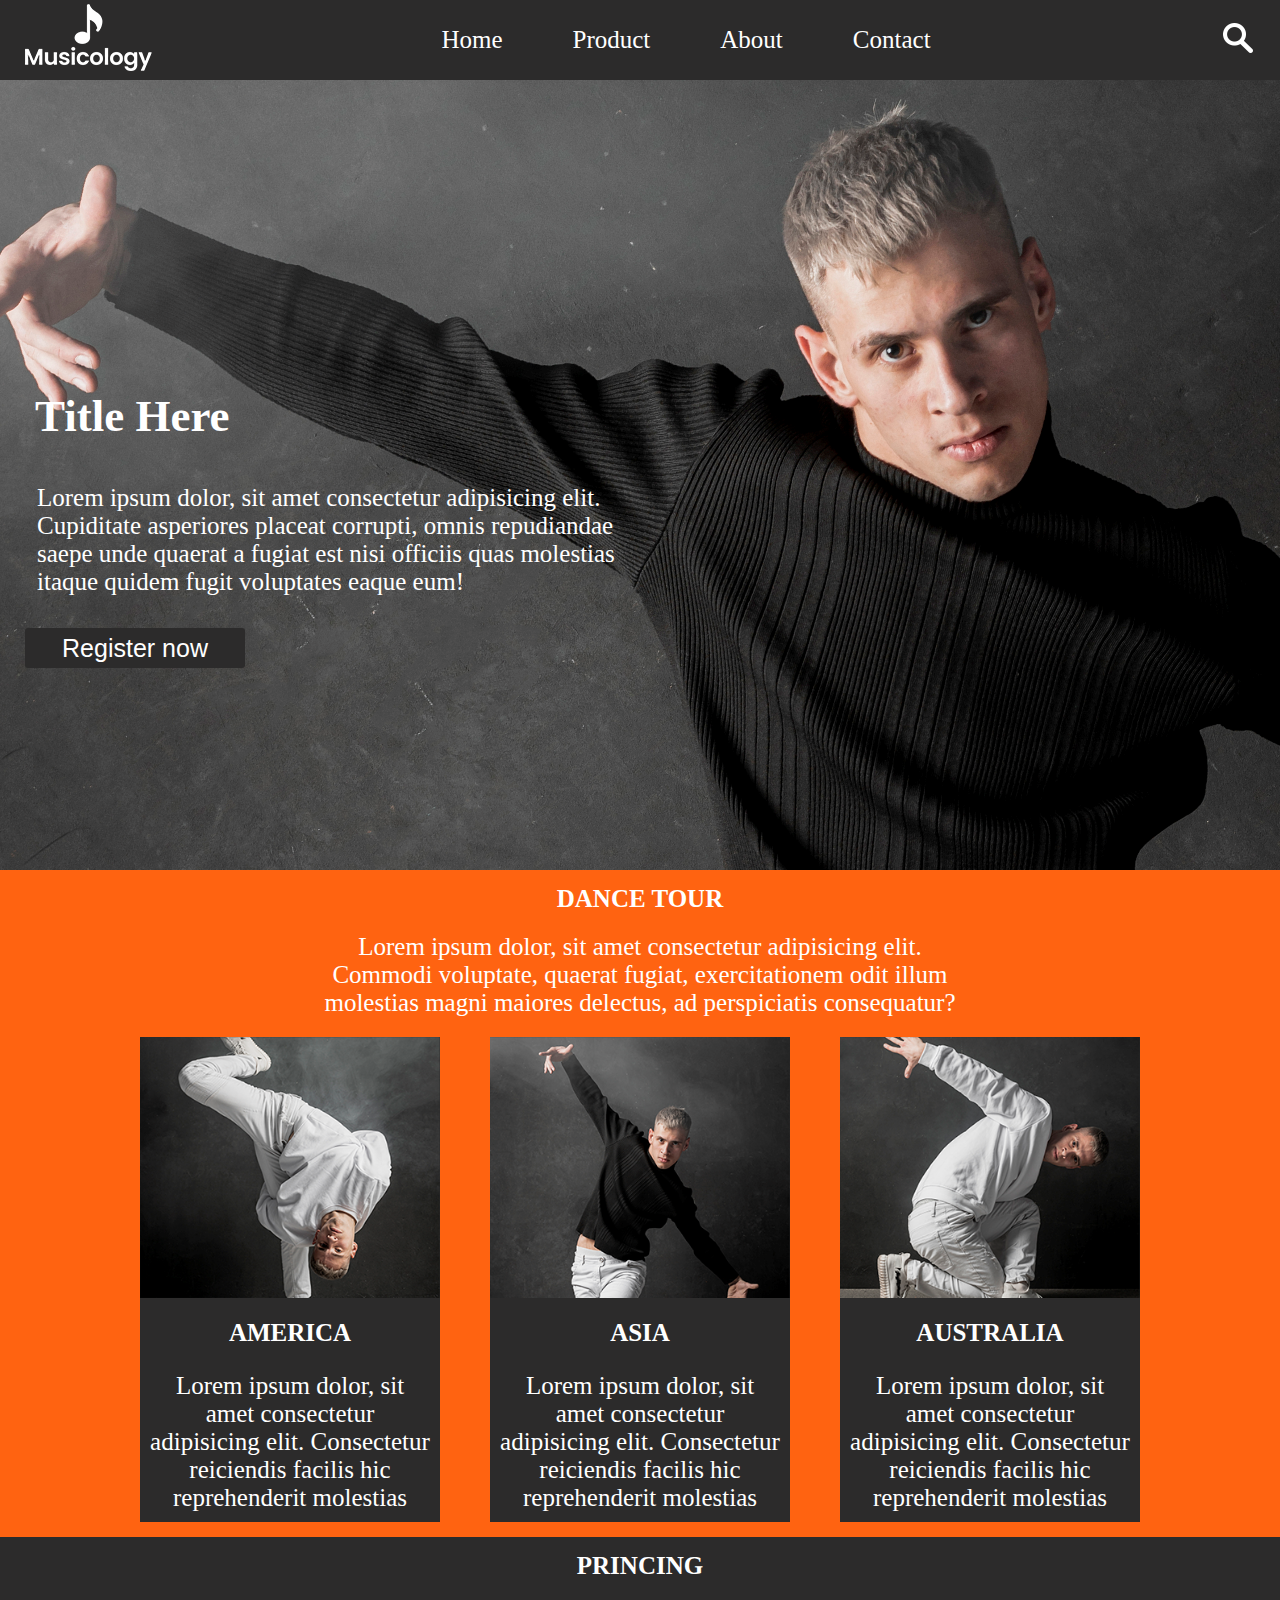
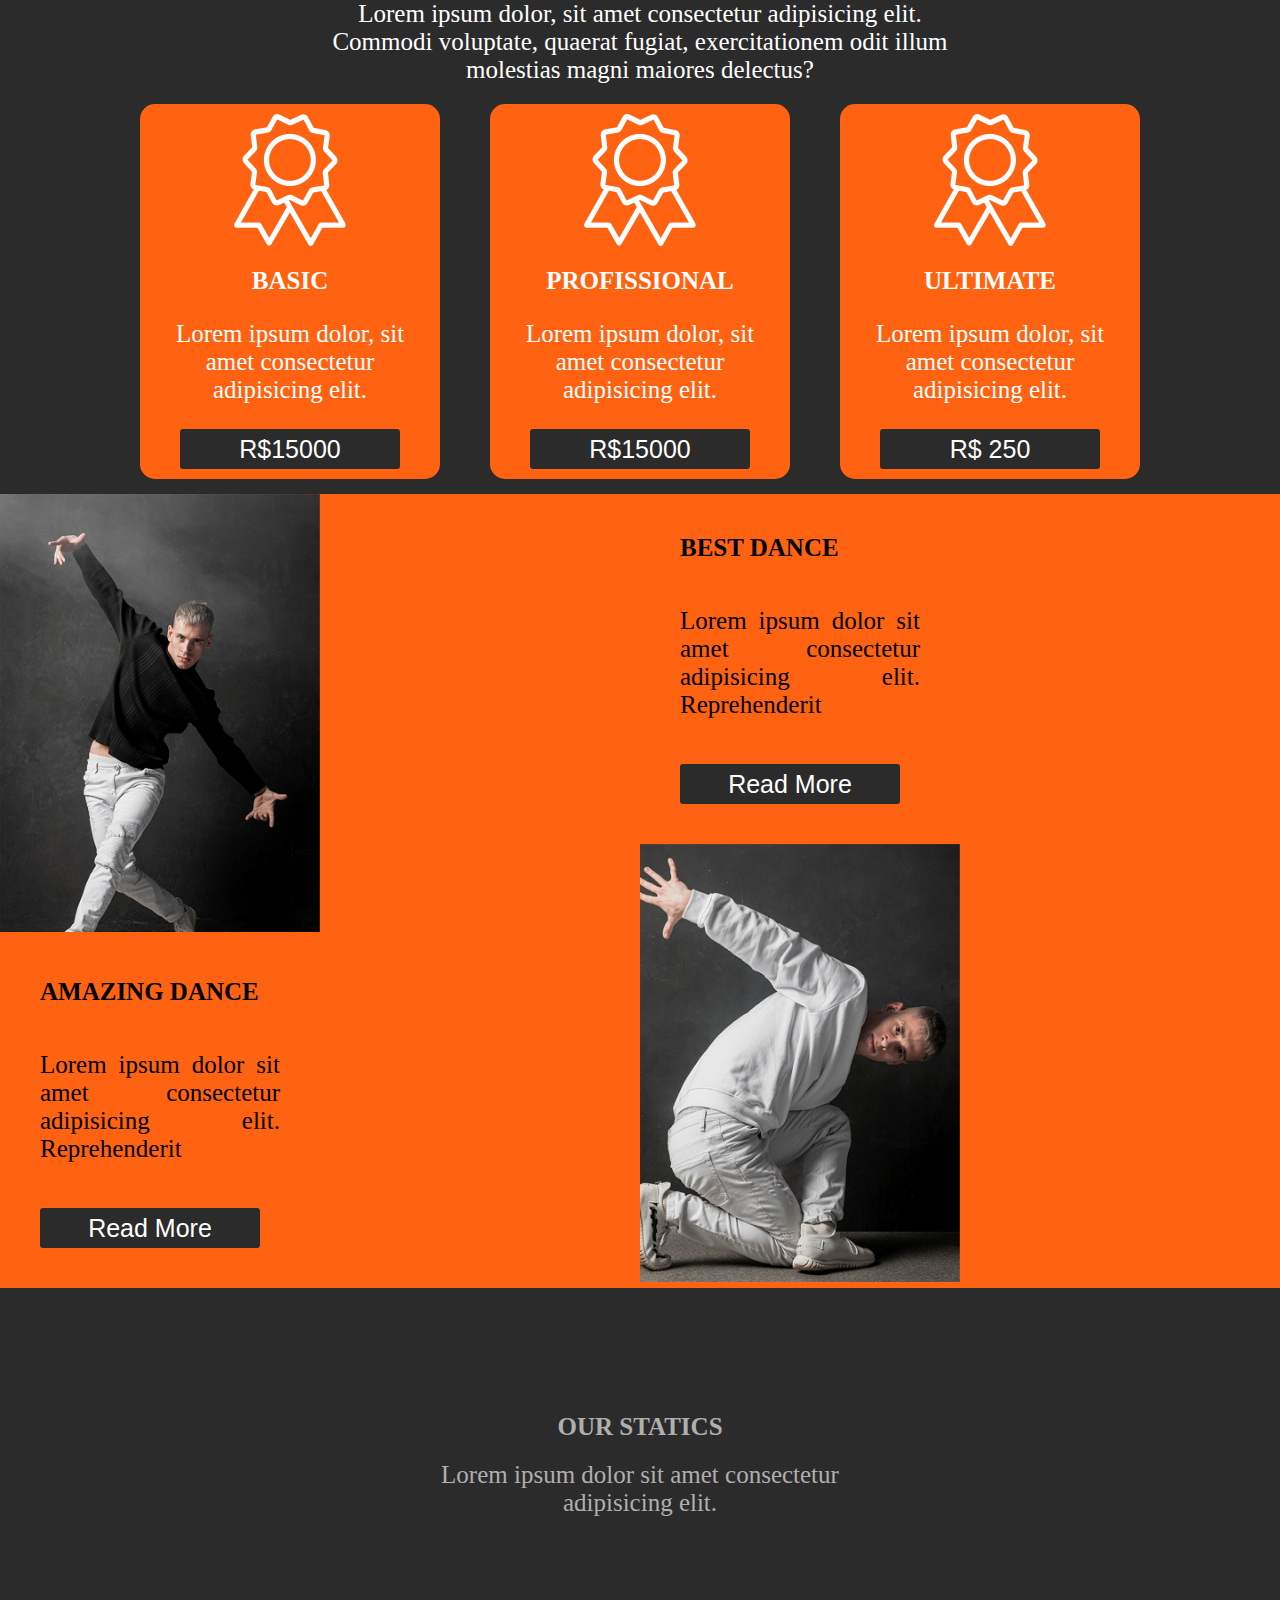
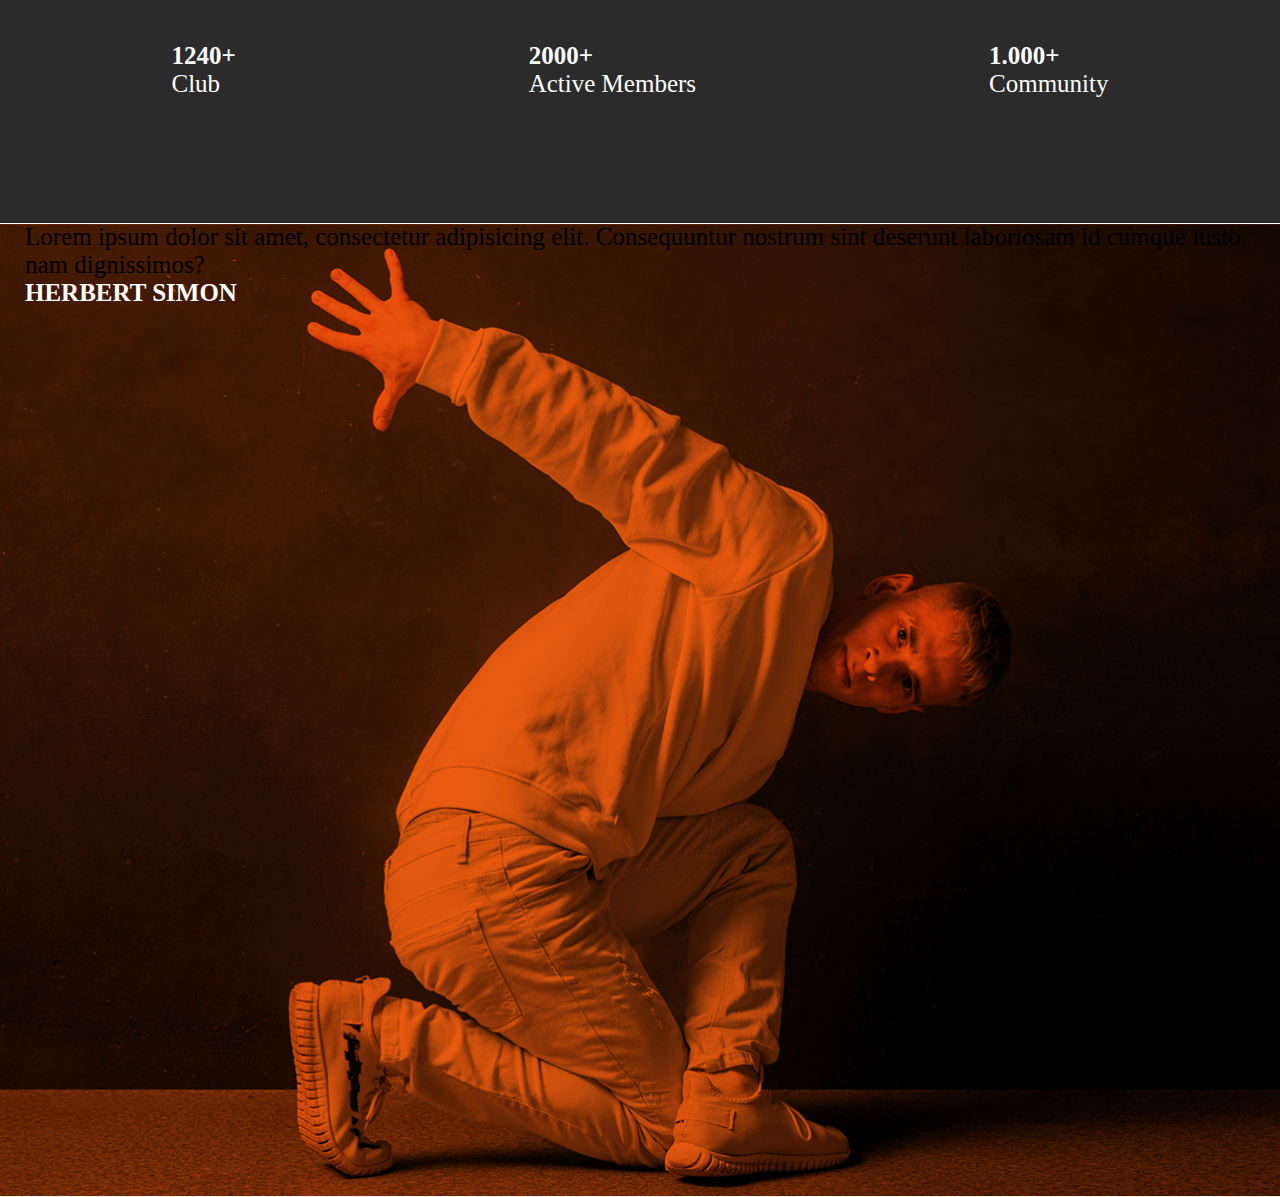
<file: Aula.20.09_Atv Musicology/index.html>
<!DOCTYPE html>
<html lang="en">

<head>
    <meta charset="UTF-8">
    <meta http-equiv="X-UA-Compatible" content="IE=edge">
    <meta name="viewport" content="width=device-width, initial-scale=1.0">
    <link rel="stylesheet" href="./Css/style.css">
    <title>Musicology</title>
</head>

<body>
    <header>
        <div class="header-logo">
            <figure>
                <img src="./img/logo.png" alt="Logo Musicology" />
            </figure>
        </div>

        <nav class="header-menu">
            <ul>
                <li>
                    <a href=""> Home </a>
                </li>
                <li>
                    <a href=""> Product </a>
                </li>
                <li>
                    <a href=""> About </a>
                </li>

                <li>
                    <a href=""> Contact </a>
                </li>
            </ul>
        </nav>
        <div class="header-search">
            <a href="">
                <img src="./img/icone-search.png" alt="Botao de pesquisa">
            </a>
        </div>
    </header>
    <main>
        <div class="container-main">
            <h1 class="main-title"> Title Here</h1>

            <p class="main-description">
                Lorem ipsum dolor, sit amet consectetur adipisicing
                elit. Cupiditate asperiores placeat corrupti,
                omnis repudiandae saepe unde quaerat a fugiat est nisi officiis quas molestias itaque quidem fugit
                voluptates eaque eum!
            </p>
            <button class="main-button">
                <a href="">Register now </a>
            </button>
        </div>
    </main>

    <section id="section-dance">
        <div class="container-title">
            <h2>DANCE TOUR </h2>
            <p>
                Lorem ipsum dolor, sit amet consectetur adipisicing elit.
                Commodi voluptate, quaerat fugiat,
                exercitationem odit illum molestias magni maiores delectus,
                ad perspiciatis consequatur?</p>
        </div>



        <div class="container-cards">
            <div class="card">
                <figure>
                    <img src="./img/sec-img1.png" alt="Danca America" />
                </figure>
                <h3>AMERICA</h3>
                <p>
                    Lorem ipsum dolor, sit amet consectetur adipisicing elit. Consectetur reiciendis facilis hic
                    reprehenderit molestias</p>
            </div>

            <div class="card">
                <figure>
                    <img src="./img/sec-img2.png" alt="Danca America" />
                </figure>
                <h3>ASIA</h3>
                <p>
                    Lorem ipsum dolor, sit amet consectetur adipisicing elit. Consectetur reiciendis facilis hic
                    reprehenderit molestias</p>
            </div>

            <div class="card">
                <figure>
                    <img src="./img/sec-img3.png" alt="AUSTRALIA" />
                </figure>
                <h3>AUSTRALIA</h3>
                <p>
                    Lorem ipsum dolor, sit amet consectetur adipisicing elit. Consectetur reiciendis facilis hic
                    reprehenderit molestias</p>
            </div>
        </div>
    </section>

    <section id="section-pricing">
        <div class="container-title">
            <h2> PRINCING </h2>
            <p>
                Lorem ipsum dolor, sit amet consectetur adipisicing elit.
                Commodi voluptate, quaerat fugiat,
                exercitationem odit illum molestias magni maiores delectus?
            </p>
        </div>

        <div class="container-cards">
            <div class="card card-price">
                <figure>
                    <img src="./img/premio.png" alt="BASIC" />
                </figure>
                <h3> BASIC </h3>
                <p>
                    Lorem ipsum dolor, sit amet consectetur adipisicing elit.</p>

                <button class="main-button">
                    <a href=""> R$15000 </a>
                </button>
            </div>
            <div class="card card-price">
                <figure>
                    <img src="./img/premio.png" alt="Profissional" />
                </figure>
                <h3>PROFISSIONAL</h3>
                <p>
                    Lorem ipsum dolor, sit amet consectetur adipisicing elit.</p>

                <button class="main-button">
                    <a href=""> R$15000 </a>
                </button>
            </div>
            <div class="card card-price">
                <figure>
                    <img src="./img/premio.png" alt="Ultimate" />
                </figure>
                <h3>ULTIMATE</h3>
                <p>
                    Lorem ipsum dolor, sit amet consectetur adipisicing elit.</p>
                <button class="main-button">
                    <a href=""> R$ 250 </a>
                </button>
            </div>
        </div>



    </section>

    <section id="section-amazing">

        <div class="row">
            <div class="kard-img">
                <figure class="fig-amazing">
                    <img src="./img/sec3-im1.png" alt="" />
                </figure>
            </div>


            <div class="cont-text">
                <h2> AMAZING DANCE </h2>
                <p>
                    Lorem ipsum dolor sit amet consectetur adipisicing elit.
                    Reprehenderit

                </p>
                <button class="main-button">
                    <a href=""> Read More </a>
                    </a>
                </button>
            </div>
        </div>


        <div class="row">
            <div class="cont-text">
                <h2> BEST DANCE </h2>
                <p>
                    Lorem ipsum dolor sit amet consectetur adipisicing elit.
                    Reprehenderit
                </p>
                <button class="main-button">
                    <a href=""> Read More </a>
                </button>
            </div>

            <div class="kard-img">
                <figure class="fig-amazing">
                    <img src="./img/sec3-im2.png" alt="" />
                </figure>
            </div>
        </div>
    </section>

    <section class="section-statistc">
        <div class="row1">
            <h2> OUR STATICS </h2>
            <p>
                Lorem ipsum dolor sit amet consectetur adipisicing elit.
            </p>
        </div>

        <div class="row2">
            <div class="statisc-sub-title">

                <h2>1240+</h2>
                <span>Club</span>
            </div>


            <div class="statisc-sub-title">
                <h2>2000+</h2>
                <span> Active Members </span>
            </div>
            <div class="statisc-sub-title">
                <h2>1.000+</h2>
                <span> Community </span>
            </div>
        </div>
    </section>

    <section class = "section-herbet">
        <div>
            <p>
                Lorem ipsum dolor sit amet, consectetur adipisicing elit. 
                Consequuntur nostrum sint deserunt laboriosam id cumque iusto nam dignissimos?
            </p>
        </div>
        <h2>HERBERT SIMON</h2>
    </section>
</body>

</html>
</file>
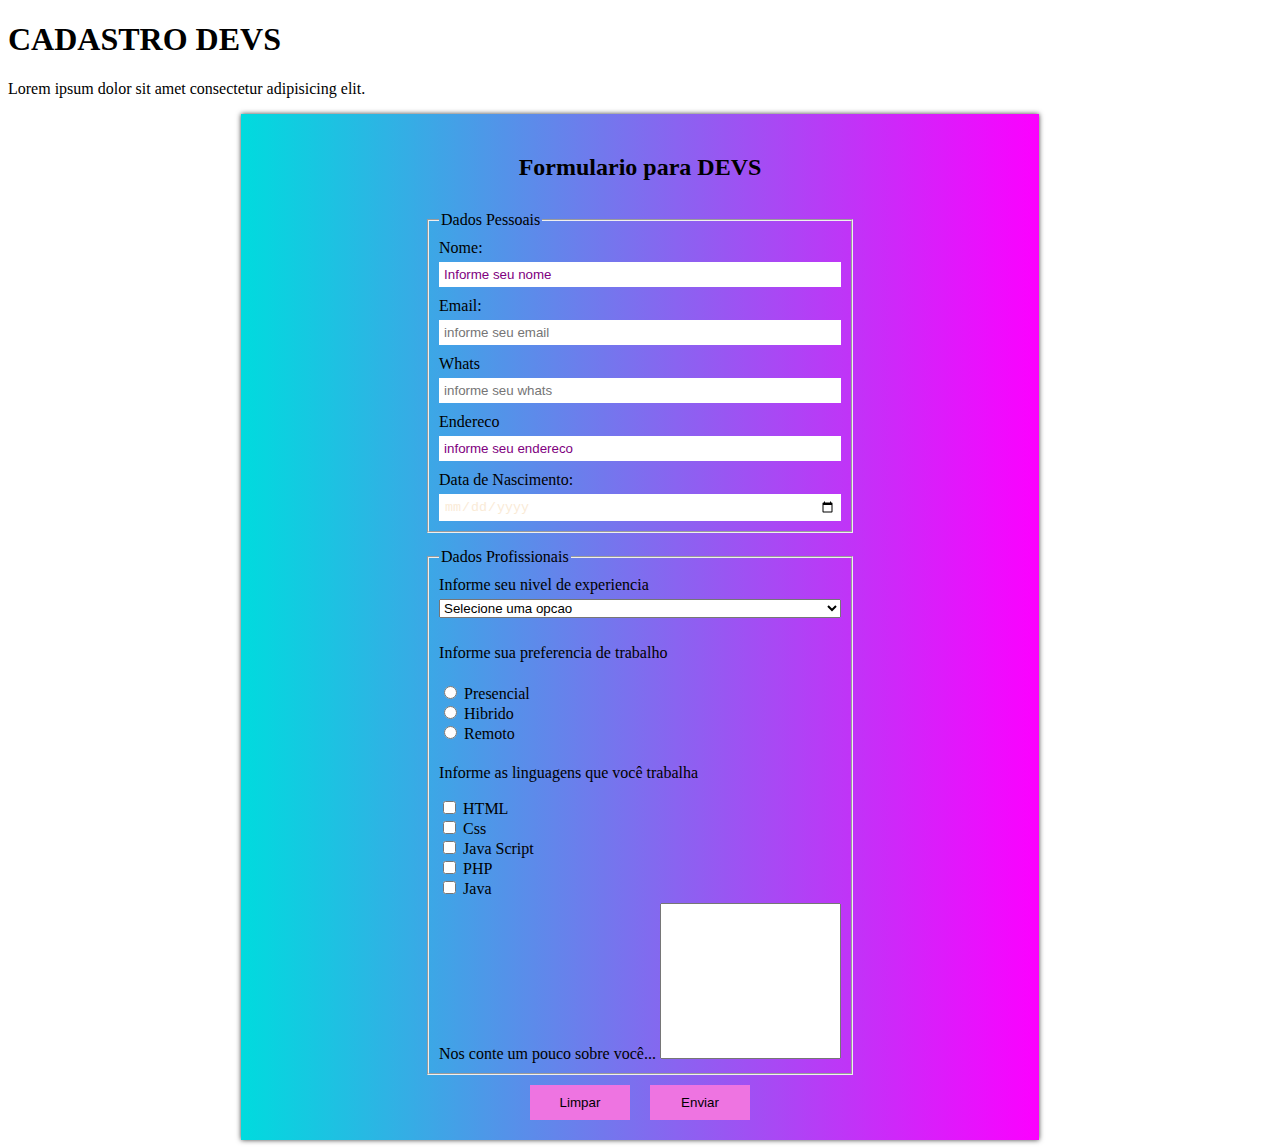
<file: Aula_27.09_Atv Formulario/index.html>
<!DOCTYPE html>
<html lang="pt-br">
  <head>
    <meta charset="UTF-8" />
    <meta http-equiv="X-UA-Compatible" content="IE=edge" />
    <meta name="viewport" content="width=device-width, initial-scale=1.0" />
    <link rel="stylesheet" href="./Css/style.css" />
    <title>Projeto Formulario</title>
  </head>
  <body>
    <header>
      <h1>CADASTRO DEVS</h1>
      <p>Lorem ipsum dolor sit amet consectetur adipisicing elit.</p>
    </header>

    <main>
      <form action="" method="post">

        <h2>Formulario para DEVS</h2>
        <div class="container-form">
          <fieldset>
            <legend>Dados Pessoais</legend>
            <div>
              <label for="nome">Nome:</label>
              <input
                type="text"
                name="nome"
                id="nome"
                placeholder="Informe seu nome"
                required
              />
            </div>

            <div>
              <label for="email">Email:</label>
              <input
                type="email"
                name="email"
                id="email"
                placeholder="informe seu email"
                required
              />
            </div>

            <div>
              <label for="whats"> Whats</label>
              <input
                type="tell"
                name="whats"
                id="whats"
                placeholder="informe seu whats"
                required
              />
            </div>

            <div>
              <label for="endereco">Endereco</label>
              <input
                type="text"
                name="endereco"
                id="endereco"
                placeholder="informe seu endereco"
                required
              />
            </div>

            <div>
              <label for="dtNascimento">Data de Nascimento:</label>
              <input
                type="date"
                name="dtNascimento"
                id="dtNascimento"
                placeholder="informe sua data de Nascimento"
                required
              />
            </div>
          </fieldset>

          <fieldset>
            <legend>Dados Profissionais</legend>

            <div>
              <label for="experiencia">Informe seu nivel de experiencia</label>
              <select name="experiencia" id="experiencia">
                <option value="" selected>Selecione uma opcao</option>
                <option value="estagio">Estagio</option>
                <option value="juniot">Junior</option>
                <option value="pleno">Pleno</option>
                <option value="senior">Senior</option>
              </select>
            </div>

            <div>
              <p>Informe sua preferencia de trabalho</p>
              <div class="container-radio">
                <div>
                  <input
                    type="radio"
                    name="modo Trab"
                    id="presencial"
                    value="presencial"
                  />
                  <label for="presencial">Presencial</label>
                </div>
                <div>
                  <input
                    type="radio"
                    name="modo Trab"
                    id="hibrido"
                    value="hibrido"
                  />
                  <label for="hibrido">Hibrido</label>
                </div>
                <div>
                  <input
                    type="radio"
                    name="modo Trab"
                    id="remoto"
                    value="remoto"
                  />
                  <label for="remoto">Remoto</label>
                </div>
               
              

            </div>

            <div>
                <p>
                    Informe as linguagens que você trabalha</p>
                    <div class="container-checkbox">
                        <div>
                            <input type = "checkbox" name = "linguagens" id="html" value="html">
                            <label for="html">HTML</label>
                        </div>


                        
                        <div>
                            <input type = "checkbox" name = "linguagens" id="css" value="css">
                            <label for="css">Css</label>
                        </div>

                        <div>
                            <input type = "checkbox" name = "linguagens" id="javascript" value="javascript">
                            <label for="javascript">Java Script </label>
                        </div>

                        <div>
                            <input type = "checkbox" name = "linguagens" id="php" value="php">
                            <label for="php">PHP</label>
                        </div>

                        <div>
                            <input type = "checkbox" name = "linguagens" id="java" value="java">
                            <label for="java">Java</label>
                        </div>
                    </div>
                    </div>

                    <div>
              <label for="mensagem"> Nos conte um pouco sobre você...</label>
              <textarea name="mensagem" id="mensagem"></textarea>
            </div>
          </fieldset>
          
            </div>
          <div class="container-botoes">
            <input type="reset" value="Limpar"/>
            <input type="submit" value="Enviar"/>
          </div>
        </div>
      </form>
    </main>
  </body>
</html>
</file>
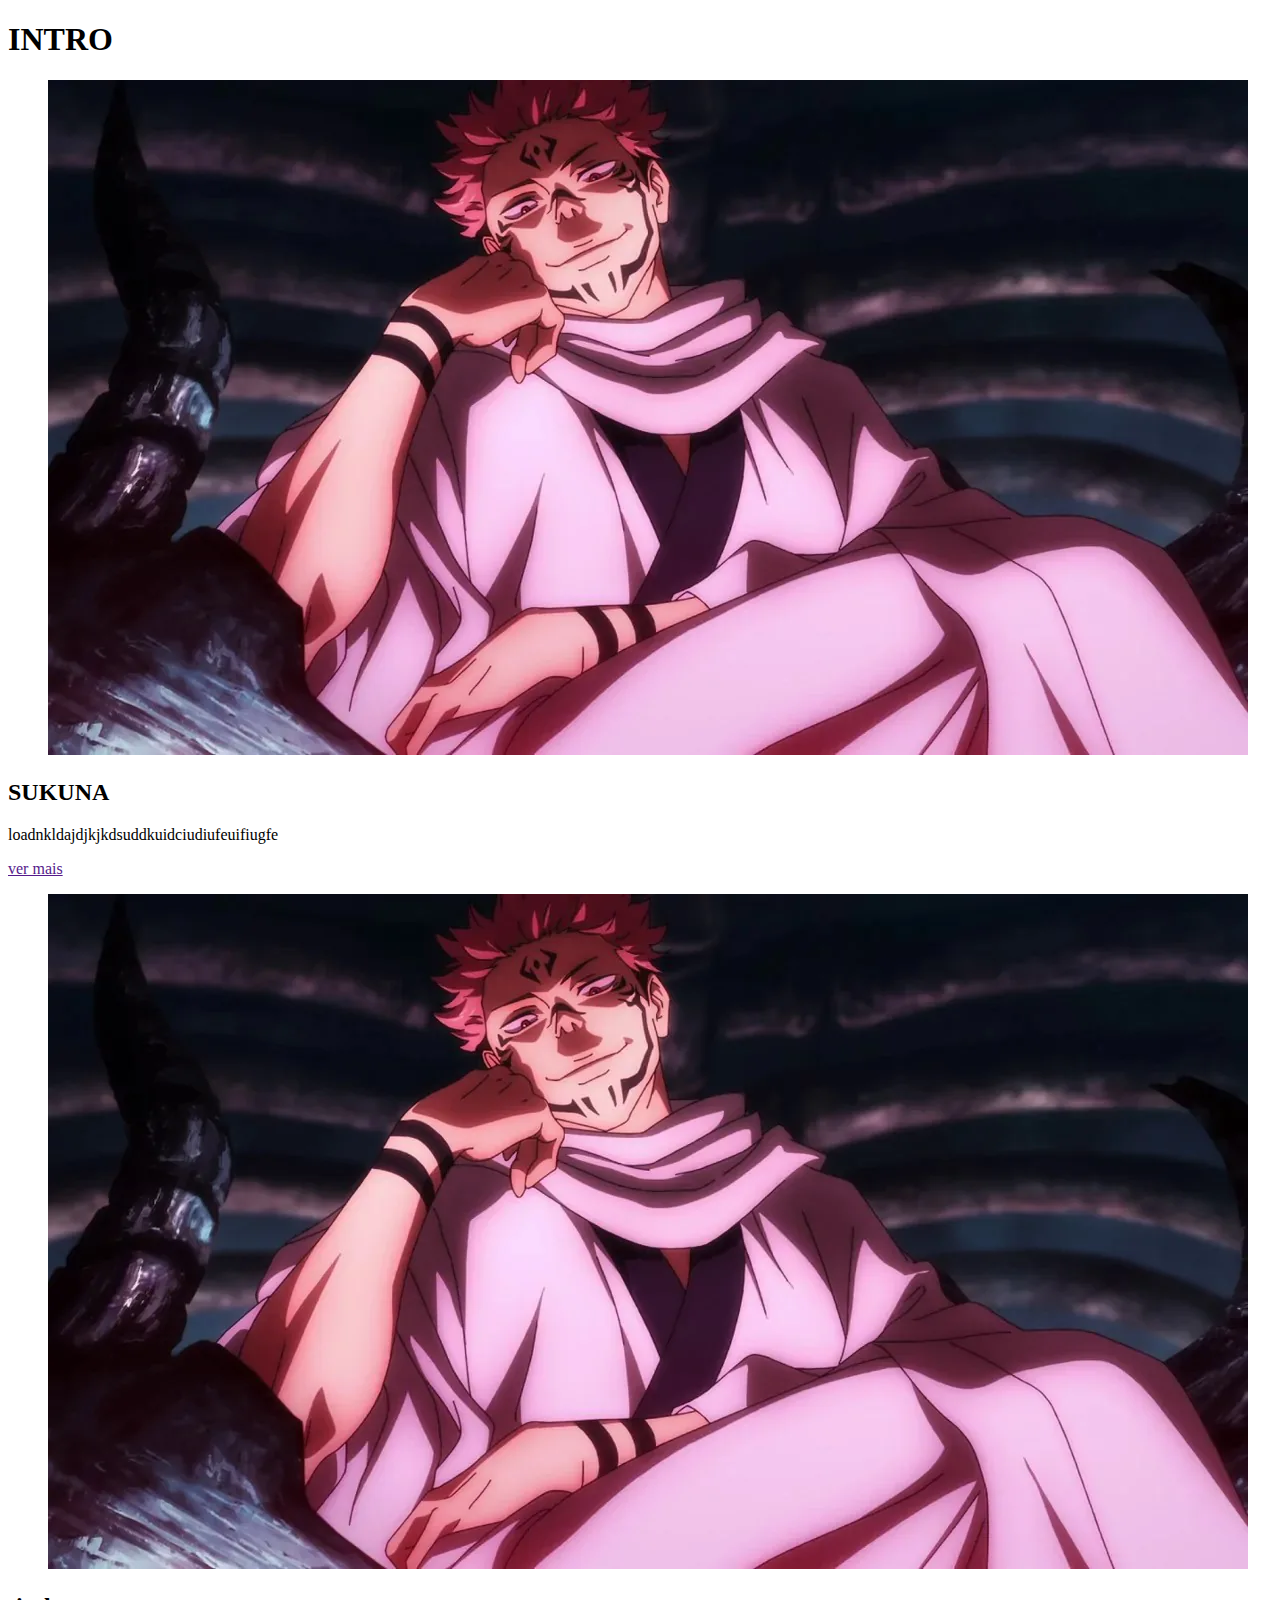
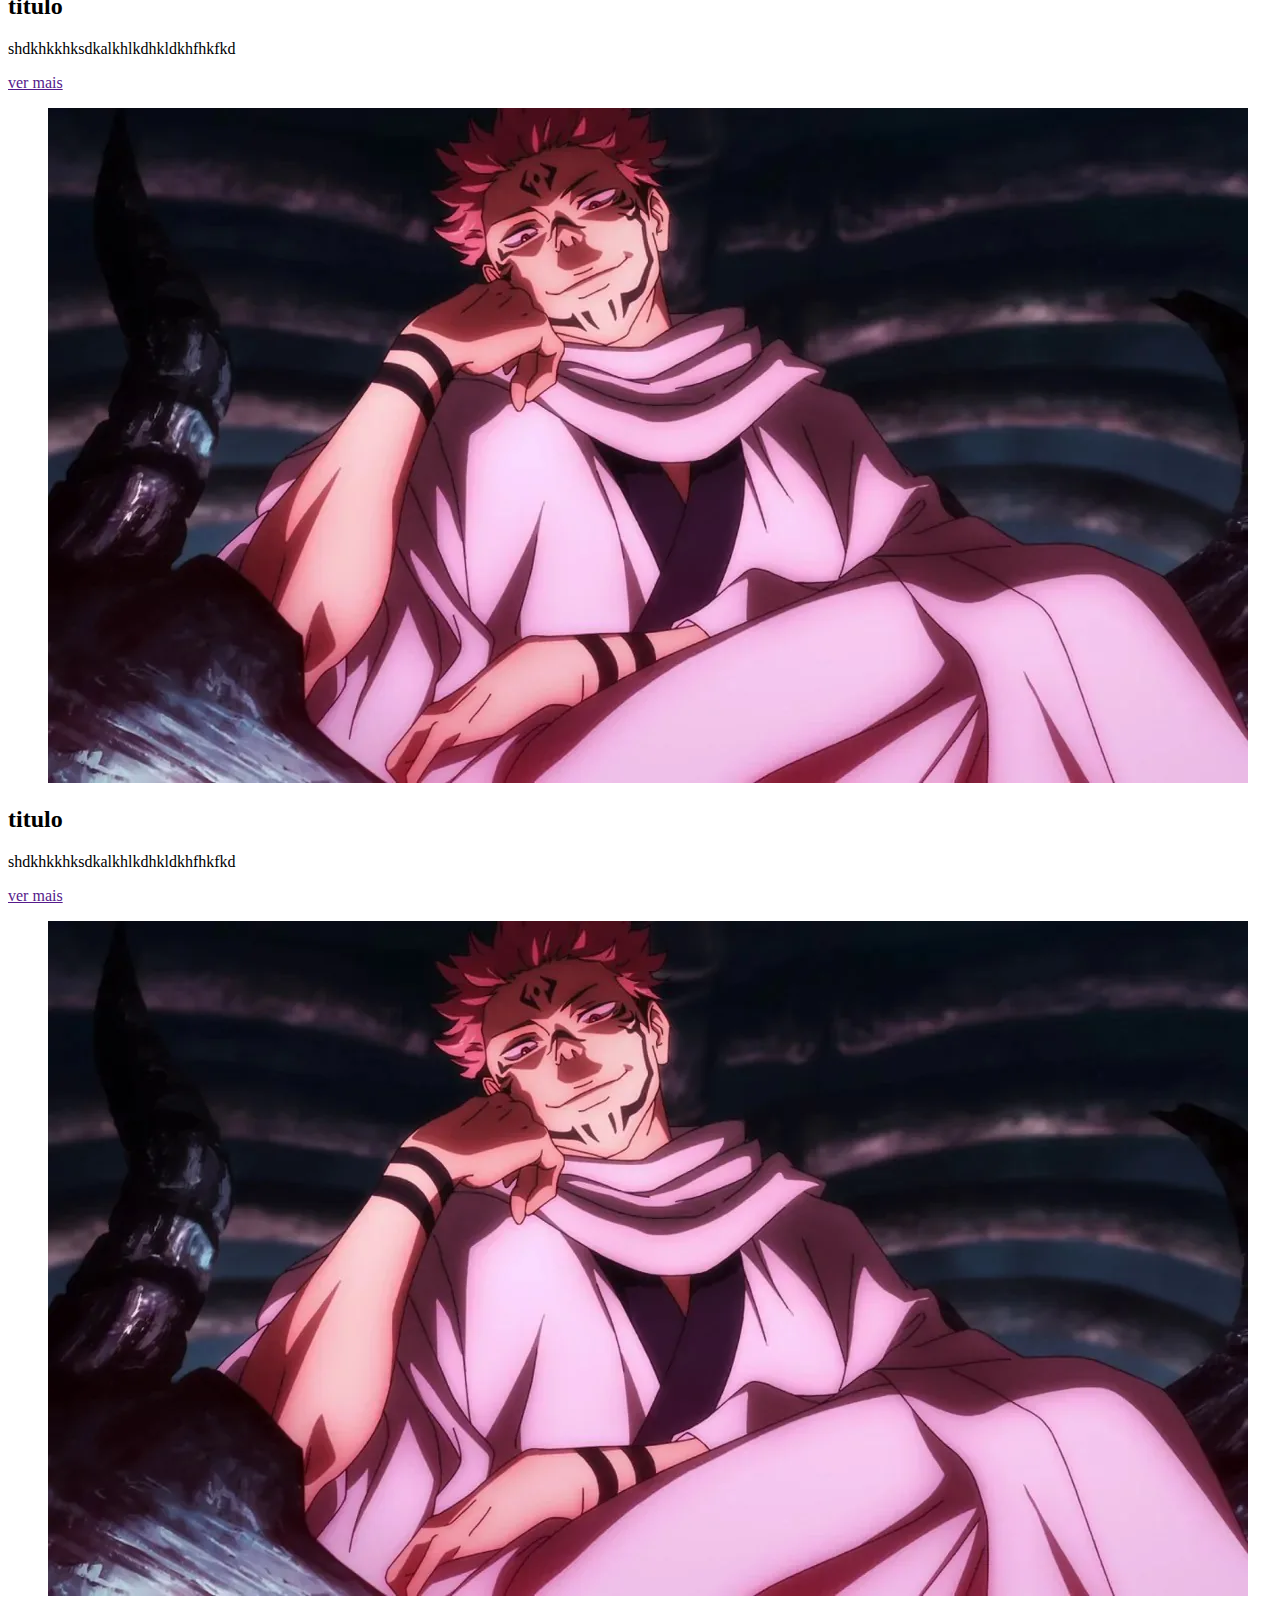
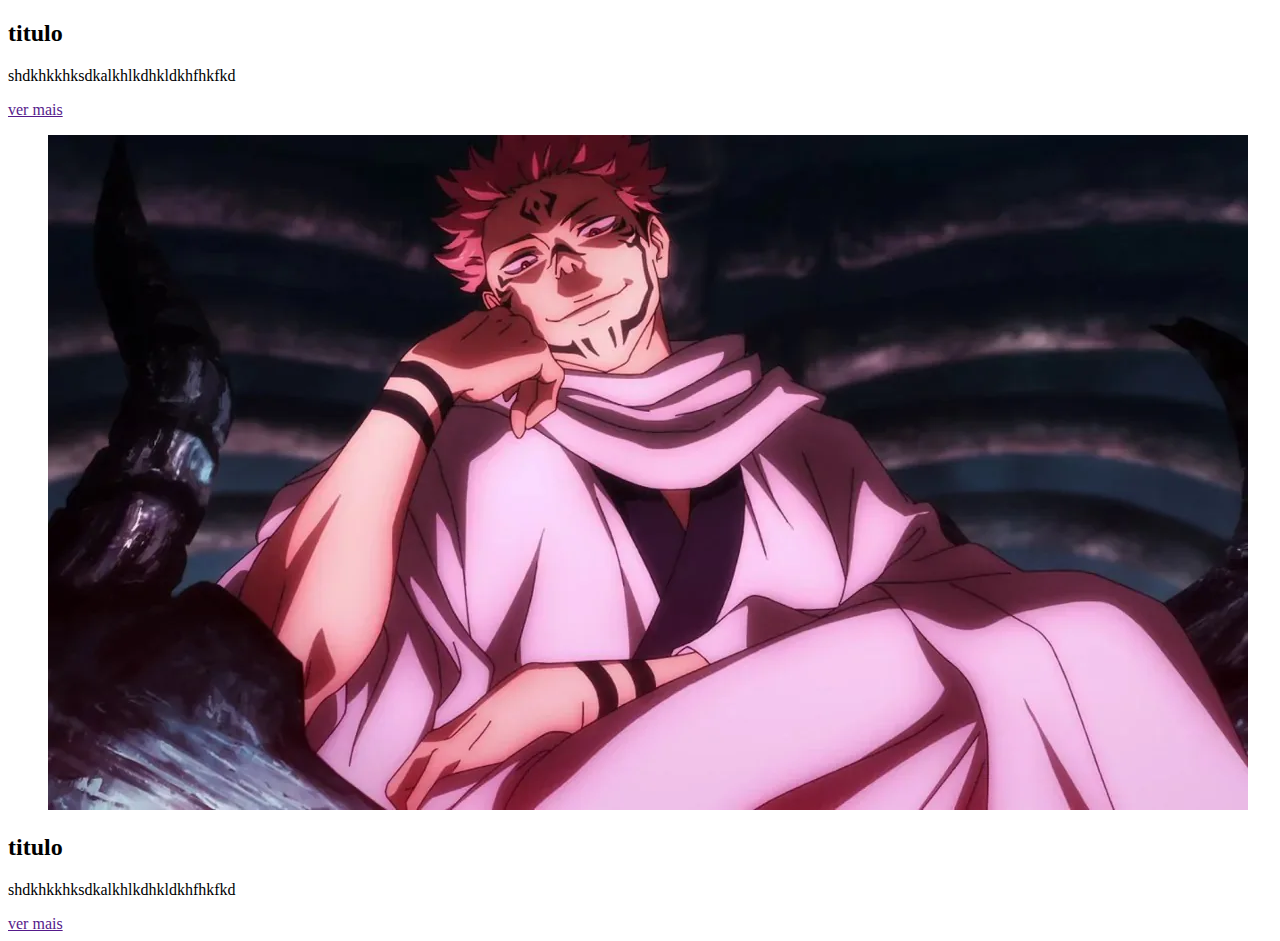
<file: Aulas_11.23/Atividade_02/index.html>
<!DOCTYPE html>
<html lang="en">

<head>
    <meta charset="UTF-8">
    <meta http-equiv="X-UA-Compatible" content="IE=edge">
    <meta name="viewport" content="width=device-width, initial-scale=1.0">
    <title>Document</title>
</head>

<body>
    <h1 id=" titulo" class="classe-titulo"> INTRO </h1>

    <div class="cont">
        <div class="card">
            <div class="card-img">
                <figure>
                    <img src="img.webp" alt="sukuna">
                </figure>
            </div>
            <div class="card-text">
                <h2>SUKUNA </h2>
                <p>loadnkldajdjkjkdsuddkuidciudiufeuifiugfe</p>
                <a href=""> ver mais </a>
            </div>
        </div>
    </div>
    <script src="/Aulas_11.23/Atividade_02/script.js"></script>
</body>

</html>
</file>
<file: Aula.20.09_Atv Musicology/Css/style.css>
* {
  margin: 0px;
  padding: 0px;
  box-sizing: border-box;
  --cor-primaria: #ff6311;
  --cor-secundaria: #2c2b2b;
  --espacamento: 0px 25px;
  font-size: 25px;
}

header {
  background-color: var(--cor-secundaria);
  /*altura*/
  height: 80px;
  display: flex;
  justify-content: space-between;
  align-items: center;
  padding: var(--espacamento);
}

.header-menu ul {
  display: flex;
  list-style: none;
  gap: 70px;
}
.header-menu ul li a {
  color: white;
  text-decoration: none;
}
.header-menu ul li a:hover {
  background-color: var(--cor-primaria);
}
main {
  background-image: url("../img/banner.png");
  height: 790px;
  background-position: center;
  padding: var(--espacamento);
  color: white;
  width: 100%;
}
.container-main {
  width: 50%;
  padding: 300px 0px;
  display: flex;
  flex-direction: column;
  gap: 20px;
}
.main-title {
  font-size: 45px;
  color: white;
  margin: 10px;
  /*padding: 10px;*/
}
.main-description {
  color: white;
  padding: 12px;
  align-items: center;
}
.main-button {
  width: 200px;
  height: 30px;
  background-color: var(--cor-primaria);
  border: none;
}
.main-button a {
  color: white;
  text-decoration: none;
}
.main-button:hover {
  background-color: var(--cor-secundaria);
}

section {
  padding: var(--espacamento);
}
#section-dance {
  background-color: var(--cor-primaria);
  padding: 15px 15px;

  display: flex;
  flex-direction: column;
  gap: 20px;
}

.container-title {
  display: flex;
  flex-direction: column;
  gap: 20px;

  justify-content: center;
  align-items: center;
  text-align: center;
  color: white;
  padding: 0px 300px;
}
.container-cards {
  display: flex;
  justify-content: center;
  align-items: center;
  flex-wrap: wrap;
  gap: 50px;
  color: white;
}
.card {
  width: 300px;
  display: flex;
  flex-direction: column;
  gap: 15px;
  justify-content: center;
  align-items: center;
  background-color: var(--cor-secundaria);
}
.card figure img {
  width: 100%;
}
.card p {
  text-align: center;
  padding: 10px;
} /*
.card h3 {
  background-color: var(--cor-secundaria);
  color: white;
  padding: 5px 10px;
  text-align: center;
}*/
#section-pricing {
  background-color: var(--cor-secundaria);
  padding: 15px 15px;

  display: flex;
  flex-direction: column;
  gap: 20px;
}

.card-price {
  background-color: var(--cor-primaria);
  border-radius: 15px;
  padding: 10px;
}
.container-title {
  display: flex;
  flex-direction: column;
  gap: 20px;
  justify-content: center;
  align-items: center;
  color: white;
} /*

.card {
  width: 300px;
  padding: 30px;
  display: flex;
  flex-direction: column;
  gap: 10px;
  justify-content: center;
  align-items: center;

  background-color: #ff6311;
}*/
.main-button {
  border: none;
  background-color: var(--cor-secundaria);
  height: 40px;
  width: 220px;
  border-radius: 3px;
}
.main-button a {
  color: white;
  text-decoration: none;
  text-align: center;
}

#section-amazing {
  background-color: var(--cor-primaria);
  display: flex;
  width: 100%;
  padding: 0px;
}
#section-amazing.row {
  display: flex;
  width: 100%;
}

.kard-img {
  width: 50%;
  display: flex;
  flex-direction: column;
}

.cont-text {
  width: 50%;
  display: flex;
  flex-direction: column;
  justify-content: center;
  align-items: flex-start;
  text-align: justify;
  padding: 40px;
  gap: 45px;
}
.fig-amazing img {
  width: 100%;
  height: 100%;
}
.section-statistc {
  padding: 125px 25px;
  background-color: var(--cor-secundaria);
  display: flex;
  flex-direction: column;
  justify-content: center;
  gap: 125px;
  color: white;
}
.section-statistc .row1 {
  padding: 0px 400px;
  display: flex;
  flex-direction: column;
  justify-self: center;
  align-items: center;
  text-align: center;
  gap: 20px;
  color: rgb(175, 175, 175);
}
.section-statistc .row2 {
  display: flex;
  justify-content: space-around;
}
.statitc-sub-title {
  display: flex;
  flex-direction: column;
  justify-content: center;
  align-items: center;
}
.section-herbet{
  background-image: url("../img/sec-4.png");
  height: 974px;
  background-size: cover;
  background-repeat: no-repeat;
  background-position: center;


}
.section-herbet h2{
  color: white;
}
</file>
<file: Aula_27.09_Atv Formulario/Css/style.css>
form{
    background-color: #00DBDE;
background-image: linear-gradient(90deg, #00DBDE 0%, #FC00FF 100%);
box-shadow: 0px 0px 5px 0px rgba(0,0,0,0.75);
width: 60%;
margin: auto;
padding: 20px;

display: flex;
flex-direction: column;
gap: 10px;
justify-content: center;
align-items: center;

}
.container-form{
    display: flex;
    flex-direction: column;
    gap: 15px;

}
.container-form fieldset{
    padding: 10px;
    display: flex;
    flex-direction: column;
    gap: 10px;
}
.container-form fieldset >div{
    display: flex;
    flex-direction: column;
    gap: 5px;
}
input[type="text"], input[type="email"], input[type="tell"], input[type="date"]{
    padding: 5px;
    border: none;
    color: antiquewhite;
}
input[type="text"]::placeholder{
    color: purple;
}
input[type="text"]:focus{
    
    outline: none;
    border: 2px solid yellow;
}
textarea {
    min-height: 150px;
    resize: none;
    outline: none;
  }
.container-botoes{
    display: flex;
    justify-content: center;
    align-items: center;
    gap: 20px;

}
.container-botoes input{
    width: 100px;
    height: 35px;
    background-color: #ee74e1;
    border: none;
    cursor: pointer;

}
.container-botoes input:hover{
    background-color: #b350a9;
}
</file>
